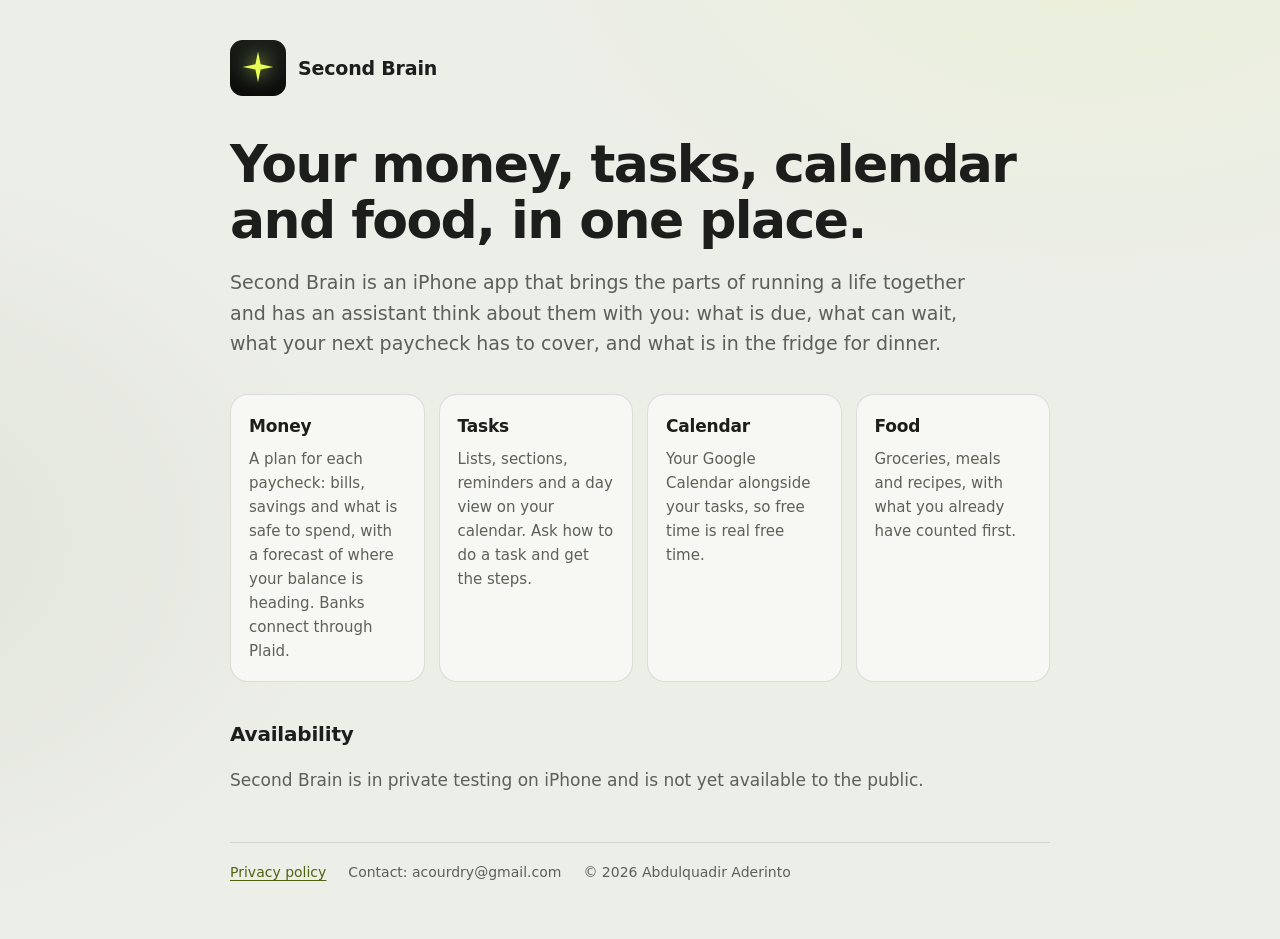
<file: index.html>
<!doctype html>
<html lang="en">
<head>
<meta charset="utf-8">
<meta name="viewport" content="width=device-width, initial-scale=1">
<title>Second Brain</title>
<meta name="description" content="Second Brain keeps your money, tasks, calendar and food in one place, with an assistant that thinks about them for you. iPhone app, in private testing.">
<link rel="icon" href="icon.svg" type="image/svg+xml">
<link rel="stylesheet" href="style.css">
</head>
<body>
<main class="wrap">
  <header class="brand">
    <img src="icon.svg" width="56" height="56" alt="">
    <span>Second Brain</span>
  </header>

  <h1>Your money, tasks, calendar and food, in one place.</h1>
  <p class="lede">Second Brain is an iPhone app that brings the parts of running a life together and has an assistant think about them with you: what is due, what can wait, what your next paycheck has to cover, and what is in the fridge for dinner.</p>

  <section class="grid" aria-label="What it does">
    <article><h2>Money</h2><p>A plan for each paycheck: bills, savings and what is safe to spend, with a forecast of where your balance is heading. Banks connect through Plaid.</p></article>
    <article><h2>Tasks</h2><p>Lists, sections, reminders and a day view on your calendar. Ask how to do a task and get the steps.</p></article>
    <article><h2>Calendar</h2><p>Your Google Calendar alongside your tasks, so free time is real free time.</p></article>
    <article><h2>Food</h2><p>Groceries, meals and recipes, with what you already have counted first.</p></article>
  </section>

  <section class="status">
    <h2>Availability</h2>
    <p>Second Brain is in private testing on iPhone and is not yet available to the public.</p>
  </section>

  <footer>
    <a href="privacy.html">Privacy policy</a>
    <span>Contact: <span class="sel">acourdry@gmail.com</span></span>
    <span>© 2026 Abdulquadir Aderinto</span>
  </footer>
</main>
</body>
</html>
</file>
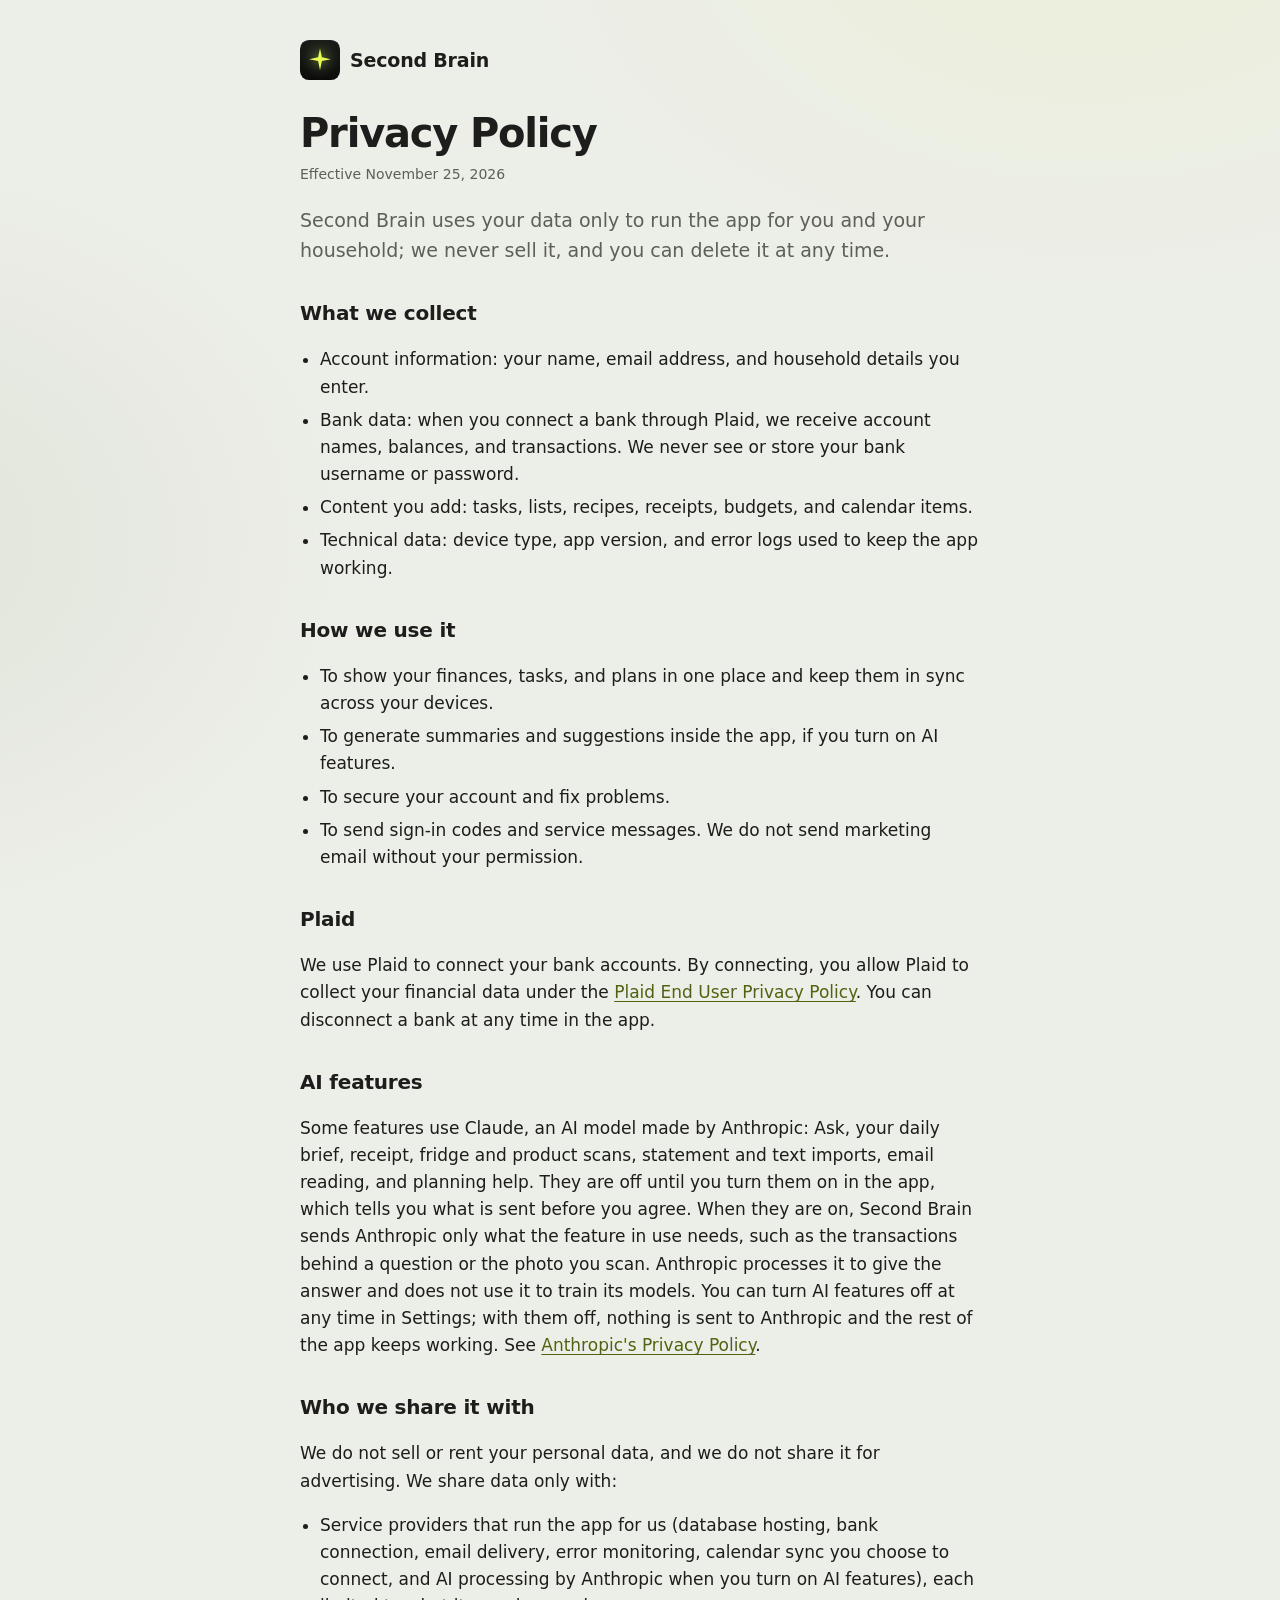
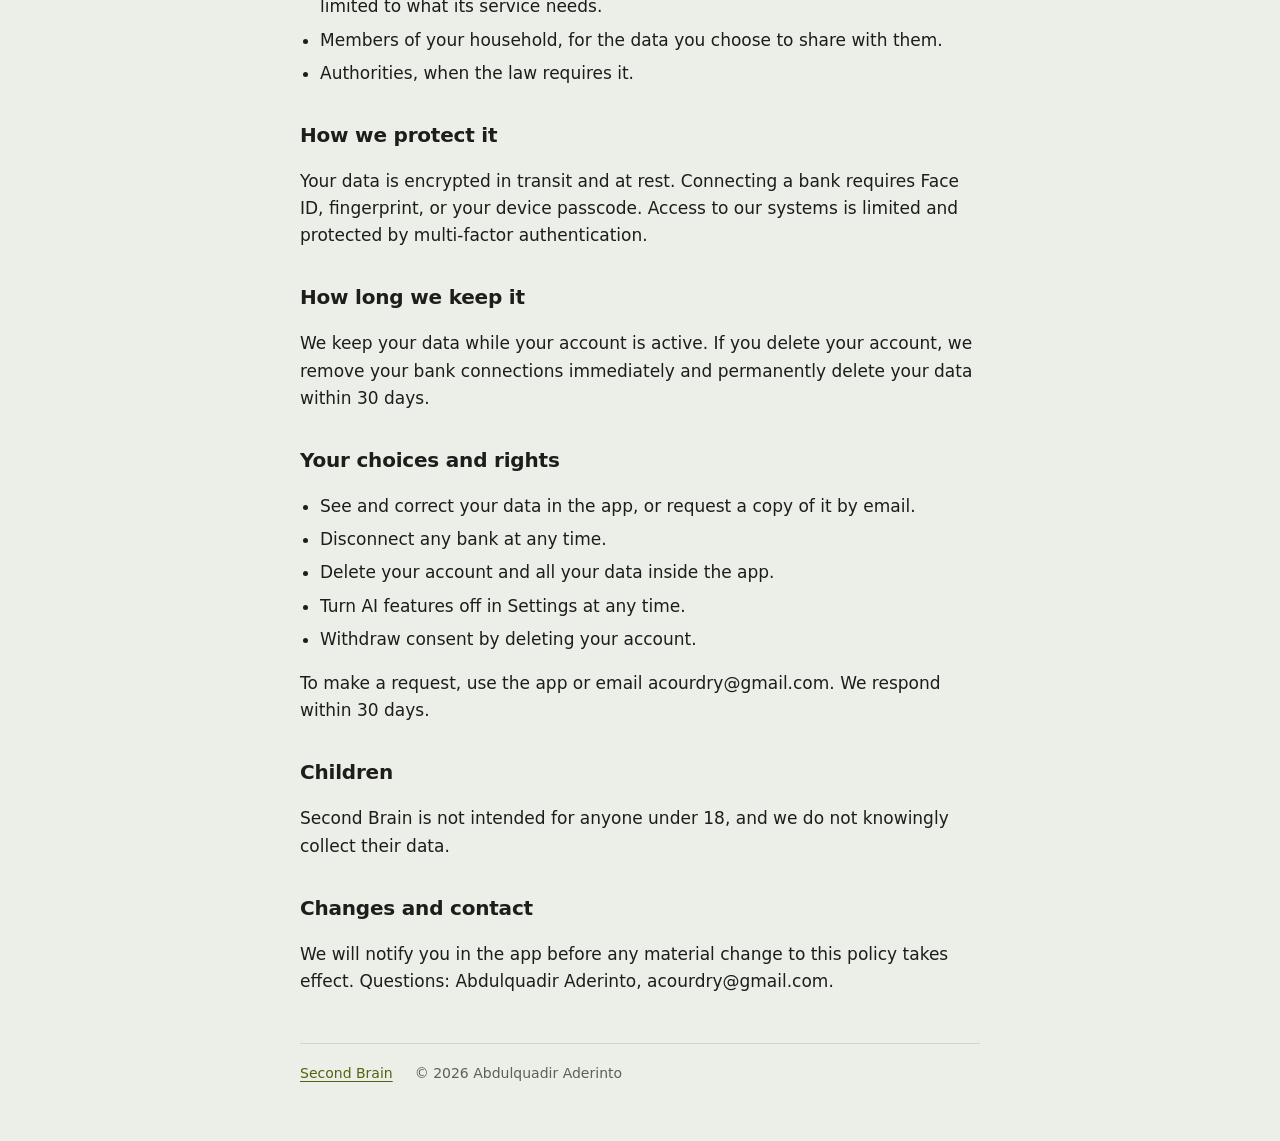
<file: privacy.html>
<!doctype html>
<html lang="en">
<head>
<meta charset="utf-8">
<meta name="viewport" content="width=device-width, initial-scale=1">
<title>Privacy Policy · Second Brain</title>
<link rel="icon" href="icon.svg" type="image/svg+xml">
<link rel="stylesheet" href="style.css">
</head>
<body>
<main class="wrap doc">
  <header class="brand">
    <a href="index.html"><img src="icon.svg" width="40" height="40" alt=""><span>Second Brain</span></a>
  </header>

  <h1>Privacy Policy</h1>
  <p class="meta">Effective November 25, 2026</p>

  <p class="lede">Second Brain uses your data only to run the app for you and your household; we never sell it, and you can delete it at any time.</p>

  <h2>What we collect</h2>
  <ul>
    <li>Account information: your name, email address, and household details you enter.</li>
    <li>Bank data: when you connect a bank through Plaid, we receive account names, balances, and transactions. We never see or store your bank username or password.</li>
    <li>Content you add: tasks, lists, recipes, receipts, budgets, and calendar items.</li>
    <li>Technical data: device type, app version, and error logs used to keep the app working.</li>
  </ul>

  <h2>How we use it</h2>
  <ul>
    <li>To show your finances, tasks, and plans in one place and keep them in sync across your devices.</li>
    <li>To generate summaries and suggestions inside the app, if you turn on AI features.</li>
    <li>To secure your account and fix problems.</li>
    <li>To send sign-in codes and service messages. We do not send marketing email without your permission.</li>
  </ul>

  <h2>Plaid</h2>
  <p>We use Plaid to connect your bank accounts. By connecting, you allow Plaid to collect your financial data under the <a href="https://plaid.com/legal/#end-user-privacy-policy">Plaid End User Privacy Policy</a>. You can disconnect a bank at any time in the app.</p>

  <h2>AI features</h2>
  <p>Some features use Claude, an AI model made by Anthropic: Ask, your daily brief, receipt, fridge and product scans, statement and text imports, email reading, and planning help. They are off until you turn them on in the app, which tells you what is sent before you agree. When they are on, Second Brain sends Anthropic only what the feature in use needs, such as the transactions behind a question or the photo you scan. Anthropic processes it to give the answer and does not use it to train its models. You can turn AI features off at any time in Settings; with them off, nothing is sent to Anthropic and the rest of the app keeps working. See <a href="https://www.anthropic.com/legal/privacy">Anthropic's Privacy Policy</a>.</p>

  <h2>Who we share it with</h2>
  <p>We do not sell or rent your personal data, and we do not share it for advertising. We share data only with:</p>
  <ul>
    <li>Service providers that run the app for us (database hosting, bank connection, email delivery, error monitoring, calendar sync you choose to connect, and AI processing by Anthropic when you turn on AI features), each limited to what its service needs.</li>
    <li>Members of your household, for the data you choose to share with them.</li>
    <li>Authorities, when the law requires it.</li>
  </ul>

  <h2>How we protect it</h2>
  <p>Your data is encrypted in transit and at rest. Connecting a bank requires Face ID, fingerprint, or your device passcode. Access to our systems is limited and protected by multi-factor authentication.</p>

  <h2>How long we keep it</h2>
  <p>We keep your data while your account is active. If you delete your account, we remove your bank connections immediately and permanently delete your data within 30 days.</p>

  <h2>Your choices and rights</h2>
  <ul>
    <li>See and correct your data in the app, or request a copy of it by email.</li>
    <li>Disconnect any bank at any time.</li>
    <li>Delete your account and all your data inside the app.</li>
    <li>Turn AI features off in Settings at any time.</li>
    <li>Withdraw consent by deleting your account.</li>
  </ul>
  <p>To make a request, use the app or email <span class="sel">acourdry@gmail.com</span>. We respond within 30 days.</p>

  <h2>Children</h2>
  <p>Second Brain is not intended for anyone under 18, and we do not knowingly collect their data.</p>

  <h2>Changes and contact</h2>
  <p>We will notify you in the app before any material change to this policy takes effect. Questions: Abdulquadir Aderinto, <span class="sel">acourdry@gmail.com</span>.</p>

  <footer><a href="index.html">Second Brain</a><span>© 2026 Abdulquadir Aderinto</span></footer>
</main>
</body>
</html>
</file>
<file: style.css>
/* Second Brain's public pages: the app's night ground and lime, system type (no third-party font host). */
:root {
  --bg: #0d0e0c; --panel: #161814; --ink: #f2f1ec; --muted: #a3a59b; --rule: rgba(255,255,255,0.10); --lime: #e7fe54;
  color-scheme: dark;
}
@media (prefers-color-scheme: light) {
  :root { --bg: #eceee8; --panel: #f7f8f4; --ink: #1d1d1b; --muted: #5d6056; --rule: rgba(29,29,27,0.12); --lime: #4f6410; color-scheme: light; }
}
* { box-sizing: border-box; }
body {
  margin: 0; background: var(--bg); color: var(--ink);
  font-family: -apple-system, BlinkMacSystemFont, "SF Pro Text", "Segoe UI", Roboto, system-ui, sans-serif;
  font-size: 17px; line-height: 1.6;
  background-image: radial-gradient(60rem 40rem at 85% -10%, rgba(231,254,84,0.10), transparent 60%),
                    radial-gradient(50rem 40rem at -10% 60%, rgba(143,157,108,0.12), transparent 60%);
  background-attachment: fixed;
}
.wrap { max-width: 860px; margin: 0 auto; padding-inline: 20px; padding-block: 40px 56px; }
.doc { max-width: 720px; }
.brand { display: flex; align-items: center; gap: 12px; font-weight: 600; font-size: 19px; letter-spacing: -0.01em; }
.brand a { display: flex; align-items: center; gap: 10px; color: inherit; text-decoration: none; }
.brand img { border-radius: 22.4%; }
h1 { font-size: clamp(32px, 6vw, 52px); line-height: 1.08; letter-spacing: -0.03em; margin: 40px 0 14px; text-wrap: balance; font-weight: 700; }
.doc h1 { font-size: clamp(30px, 5vw, 40px); margin-top: 32px; }
h2 { font-size: 20px; letter-spacing: -0.01em; margin: 32px 0 8px; }
.lede { color: var(--muted); font-size: 19px; max-width: 62ch; }
.meta { color: var(--muted); font-size: 14px; margin-top: -6px; }
.grid { display: grid; grid-template-columns: repeat(auto-fit, minmax(190px, 1fr)); gap: 14px; margin-top: 36px; }
.grid article { background: var(--panel); border: 1px solid var(--rule); border-radius: 18px; padding: 18px; min-width: 0; }
.grid h2 { margin: 0 0 6px; font-size: 17px; }
.grid p { margin: 0; color: var(--muted); font-size: 15px; }
.status { margin-top: 36px; }
.status p { color: var(--muted); }
ul { padding-left: 20px; }
li { margin: 6px 0; }
a { color: var(--lime); text-underline-offset: 3px; }
.sel { user-select: all; }
footer { display: flex; flex-wrap: wrap; gap: 8px 22px; margin-top: 48px; padding-top: 18px; border-top: 1px solid var(--rule); color: var(--muted); font-size: 14px; }
</file>
